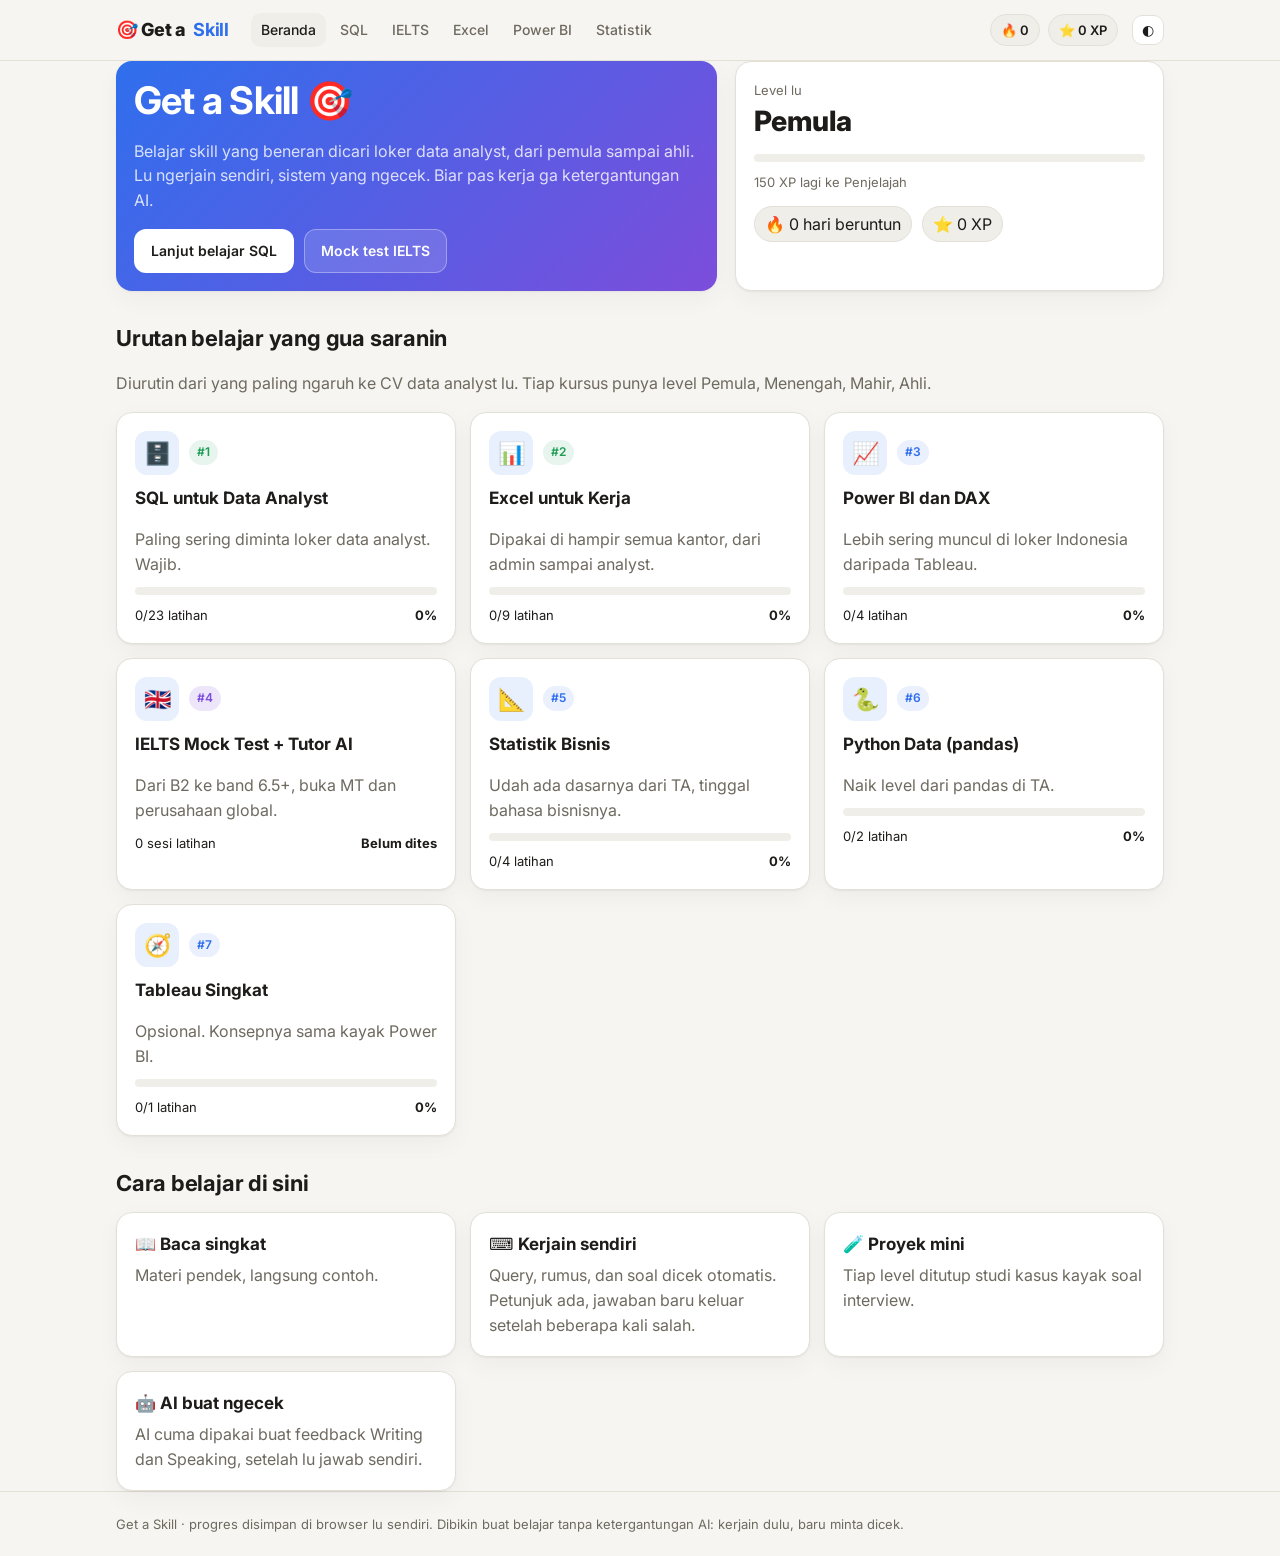
<file: v1.html>
<!doctype html>
<html lang="id">
<head>
<meta charset="utf-8">
<meta name="viewport" content="width=device-width, initial-scale=1">
<title>Get a Skill</title>
<meta name="description" content="Kursus interaktif SQL, Excel, Power BI, Statistik, Python, dan mock test IELTS. Dari pemula sampai ahli, latihan dicek otomatis.">
<link rel="preconnect" href="https://fonts.googleapis.com">
<link href="https://fonts.googleapis.com/css2?family=Inter:wght@400;500;600;700;800&family=JetBrains+Mono:wght@400;600&display=swap" rel="stylesheet">
<link rel="stylesheet" href="aset/gaya.css">
<link rel="icon" href="data:image/svg+xml,<svg xmlns='http://www.w3.org/2000/svg' viewBox='0 0 32 32'><text y='26' font-size='26'>🎯</text></svg>">
</head>
<body>
<main class="wrap" id="isi"></main>
<footer><div class="wrap">Get a Skill · progres disimpan di browser lu sendiri. Dibikin buat belajar tanpa ketergantungan AI: kerjain dulu, baru minta dicek.</div></footer>
<script src="aset/inti.js"></script>
<script src="data/sql.js"></script>
<script src="data/lain.js"></script>
<script>
(() => {
  GAS.header('Beranda')
  const K = window.KURSUS
  const jumlah = k => K[k].level.flatMap(l => l.pelajaran).reduce((n, p) => n + p.langkah.filter(s => s.t !== 'teks').length, 0)
  const lv = GAS.level(GAS.data.xp)
  const persenLv = lv.ke > lv.dari ? Math.round(((GAS.data.xp - lv.dari) / (lv.ke - lv.dari)) * 100) : 100
  const urut = [
    ['sql', 1, 'Paling sering diminta loker data analyst. Wajib.', 'ok'],
    ['excel', 2, 'Dipakai di hampir semua kantor, dari admin sampai analyst.', 'ok'],
    ['powerbi', 3, 'Lebih sering muncul di loker Indonesia daripada Tableau.', ''],
    ['ielts', 4, 'Dari B2 ke band 6.5+, buka MT dan perusahaan global.', 'violet'],
    ['statistik', 5, 'Udah ada dasarnya dari TA, tinggal bahasa bisnisnya.', ''],
    ['python', 6, 'Naik level dari pandas di TA.', ''],
    ['tableau', 7, 'Opsional. Konsepnya sama kayak Power BI.', ''],
  ]
  const kartu = ([k, no, kenapa, warna]) => {
    if (k === 'ielts') {
      const h = GAS.data.ielts, b = h.find(x => x.band && x.band !== '–')
      return `<a class="kartu kursus-kartu" href="ielts.html"><div class="baris"><span class="ikon">🇬🇧</span><span class="tag ${warna}">#${no}</span></div><h3>IELTS Mock Test + Tutor AI</h3><p class="muted" style="margin:0">${kenapa}</p><div class="baris" style="font-size:13px"><span>${h.length} sesi latihan</span><span class="spasi"></span><b>${b ? 'Band terakhir ' + b.band : 'Belum dites'}</b></div></a>`
    }
    const pr = GAS.progresKursus(k, jumlah(k))
    return `<a class="kartu kursus-kartu" href="kursus.html?k=${k}"><div class="baris"><span class="ikon">${K[k].ikon}</span><span class="tag ${warna}">#${no}</span></div><h3>${K[k].nama}</h3><p class="muted" style="margin:0">${kenapa}</p><div class="bar"><i style="width:${pr.persen}%"></i></div><div class="baris" style="font-size:13px"><span>${pr.n}/${pr.total} latihan</span><span class="spasi"></span><b>${pr.persen}%</b></div></a>`
  }
  document.getElementById('isi').innerHTML = `
    <div class="hero">
      <div class="kartu sambut"><h1>Get a Skill 🎯</h1><p class="muted" style="font-size:16px">Belajar skill yang beneran dicari loker data analyst, dari pemula sampai ahli. Lu ngerjain sendiri, sistem yang ngecek. Biar pas kerja ga ketergantungan AI.</p><div class="baris"><a class="btn putih" href="kursus.html?k=sql">Lanjut belajar SQL</a><a class="btn" style="background:#ffffff22;color:#fff;border-color:#ffffff55" href="ielts.html">Mock test IELTS</a></div></div>
      <div class="kartu"><div class="muted" style="font-size:13px">Level lu</div><div style="font-size:28px;font-weight:800">${lv.nama}</div><div class="bar" style="margin:10px 0"><i style="width:${persenLv}%"></i></div><div class="muted" style="font-size:13px">${lv.berikut ? `${lv.ke - GAS.data.xp} XP lagi ke ${lv.berikut}` : 'Level tertinggi!'}</div><div class="baris" style="margin-top:14px"><span class="pil">🔥 ${GAS.streak()} hari beruntun</span><span class="pil">⭐ ${GAS.data.xp} XP</span></div></div>
    </div>
    <h2>Urutan belajar yang gua saranin</h2>
    <p class="muted">Diurutin dari yang paling ngaruh ke CV data analyst lu. Tiap kursus punya level Pemula, Menengah, Mahir, Ahli.</p>
    <div class="grid">${urut.map(kartu).join('')}</div>
    <h2>Cara belajar di sini</h2>
    <div class="grid">${[['📖 Baca singkat', 'Materi pendek, langsung contoh.'], ['⌨️ Kerjain sendiri', 'Query, rumus, dan soal dicek otomatis. Petunjuk ada, jawaban baru keluar setelah beberapa kali salah.'], ['🧪 Proyek mini', 'Tiap level ditutup studi kasus kayak soal interview.'], ['🤖 AI buat ngecek', 'AI cuma dipakai buat feedback Writing dan Speaking, setelah lu jawab sendiri.']].map(([a, b]) => `<div class="kartu"><h3>${a}</h3><p class="muted" style="margin:0">${b}</p></div>`).join('')}</div>`
})()
</script>
</body>
</html>
</file>
<file: aset/gaya.css>
:root {
  --bg: #f6f5f1; --panel: #ffffff; --panel-2: #f0eee8; --line: #e3e0d8; --text: #1d1c1a; --muted: #6f6a60;
  --accent: #2f6fed; --accent-soft: #2f6fed1a; --ok: #1f9d55; --ok-soft: #1f9d551a; --bad: #d64545; --bad-soft: #d645451a;
  --warn: #c98a06; --warn-soft: #c98a061a; --violet: #7c4ddb; --code-bg: #f3f1ec; --shadow: 0 1px 2px #0000000d, 0 8px 24px #0000000a;
  --radius: 16px; --font: "Inter", "Segoe UI", system-ui, sans-serif; --mono: "JetBrains Mono", ui-monospace, Consolas, monospace;
}
@media (prefers-color-scheme: dark) {
  :root:not([data-theme="light"]) {
    --bg: #0f1115; --panel: #171a21; --panel-2: #1e222b; --line: #2a2f3a; --text: #e7e9ee; --muted: #9aa1ae;
    --accent: #6c9cff; --accent-soft: #6c9cff22; --ok: #3ccf7a; --ok-soft: #3ccf7a1f; --bad: #ff6b6b; --bad-soft: #ff6b6b1f;
    --warn: #f0b429; --warn-soft: #f0b4291f; --violet: #a684ff; --code-bg: #12151b; --shadow: 0 1px 2px #0000004d, 0 8px 24px #00000033;
  }
}
:root[data-theme="dark"] {
  --bg: #0f1115; --panel: #171a21; --panel-2: #1e222b; --line: #2a2f3a; --text: #e7e9ee; --muted: #9aa1ae;
  --accent: #6c9cff; --accent-soft: #6c9cff22; --ok: #3ccf7a; --ok-soft: #3ccf7a1f; --bad: #ff6b6b; --bad-soft: #ff6b6b1f;
  --warn: #f0b429; --warn-soft: #f0b4291f; --violet: #a684ff; --code-bg: #12151b; --shadow: 0 1px 2px #0000004d, 0 8px 24px #00000033;
}
* { box-sizing: border-box; }
html, body { margin: 0; background: var(--bg); color: var(--text); font-family: var(--font); line-height: 1.55; }
a { color: var(--accent); text-decoration: none; }
a:hover { text-decoration: underline; }
.wrap { max-width: 1080px; margin: 0 auto; padding: 0 16px; }
header.top { position: sticky; top: 0; z-index: 10; background: color-mix(in srgb, var(--bg) 88%, transparent); backdrop-filter: blur(10px); border-bottom: 1px solid var(--line); }
header.top .wrap { display: flex; align-items: center; gap: 14px; height: 60px; }
.logo { font-weight: 800; font-size: 18px; letter-spacing: -.02em; color: var(--text); display: flex; align-items: center; gap: 8px; }
.logo b { color: var(--accent); }
.logo:hover { text-decoration: none; }
.nav { display: flex; gap: 4px; margin-left: 8px; flex-wrap: wrap; }
.nav a { color: var(--muted); padding: 6px 10px; border-radius: 10px; font-size: 14px; font-weight: 500; }
.nav a:hover, .nav a.on { color: var(--text); background: var(--panel-2); text-decoration: none; }
.stat-kecil { margin-left: auto; display: flex; gap: 8px; font-size: 13px; font-weight: 600; }
.pil { display: inline-flex; align-items: center; gap: 6px; padding: 5px 10px; border-radius: 999px; background: var(--panel-2); border: 1px solid var(--line); white-space: nowrap; }
.tema { cursor: pointer; border: 1px solid var(--line); background: var(--panel); color: var(--text); border-radius: 10px; padding: 6px 9px; font-size: 14px; }
main { padding: 28px 0 64px; }
h1 { font-size: clamp(26px, 4vw, 38px); line-height: 1.15; letter-spacing: -.02em; margin: 0 0 10px; }
h2 { font-size: 22px; letter-spacing: -.01em; margin: 30px 0 12px; }
h3 { font-size: 17px; margin: 0 0 6px; }
.muted { color: var(--muted); }
.kartu { background: var(--panel); border: 1px solid var(--line); border-radius: var(--radius); padding: 18px; box-shadow: var(--shadow); }
.grid { display: grid; gap: 14px; grid-template-columns: repeat(auto-fill, minmax(260px, 1fr)); }
.hero { display: grid; grid-template-columns: 1.4fr 1fr; gap: 18px; align-items: stretch; }
@media (max-width: 760px) { .hero { grid-template-columns: 1fr; } .nav { display: none; } }
.hero .sambut { background: linear-gradient(135deg, var(--accent), var(--violet)); color: #fff; border: none; }
.hero .sambut .muted { color: #ffffffcc; }
.btn { display: inline-flex; align-items: center; justify-content: center; gap: 8px; border: 1px solid var(--line); background: var(--panel); color: var(--text); padding: 10px 16px; border-radius: 12px; font: inherit; font-weight: 600; font-size: 14px; cursor: pointer; transition: transform .08s, background .15s; }
.btn:hover { background: var(--panel-2); text-decoration: none; }
.btn:active { transform: scale(.98); }
.btn.utama { background: var(--accent); color: #fff; border-color: transparent; }
.btn.utama:hover { filter: brightness(1.08); }
.btn.putih { background: #fff; color: #1d1c1a; border-color: transparent; }
.btn:disabled { opacity: .5; cursor: not-allowed; }
.tag { display: inline-block; font-size: 12px; font-weight: 600; padding: 3px 8px; border-radius: 999px; background: var(--accent-soft); color: var(--accent); }
.tag.ok { background: var(--ok-soft); color: var(--ok); }
.tag.warn { background: var(--warn-soft); color: var(--warn); }
.tag.violet { background: color-mix(in srgb, var(--violet) 14%, transparent); color: var(--violet); }
.bar { height: 8px; background: var(--panel-2); border-radius: 99px; overflow: hidden; }
.bar > i { display: block; height: 100%; background: linear-gradient(90deg, var(--accent), var(--violet)); border-radius: 99px; transition: width .4s; }
.kursus-kartu { display: flex; flex-direction: column; gap: 10px; transition: transform .15s, border-color .15s; color: var(--text); }
.kursus-kartu:hover { transform: translateY(-2px); border-color: var(--accent); text-decoration: none; }
.ikon { width: 44px; height: 44px; border-radius: 12px; display: grid; place-items: center; font-size: 22px; background: var(--accent-soft); }
.baris { display: flex; align-items: center; gap: 10px; flex-wrap: wrap; }
.spasi { flex: 1; }
/* Halaman kursus */
.kursus-layout { display: grid; grid-template-columns: 280px 1fr; gap: 20px; align-items: start; }
@media (max-width: 860px) { .kursus-layout { grid-template-columns: 1fr; } }
.sidebar { position: sticky; top: 76px; max-height: calc(100vh - 96px); overflow: auto; }
.level-judul { font-size: 12px; font-weight: 700; letter-spacing: .06em; text-transform: uppercase; color: var(--muted); margin: 14px 0 6px; }
.pelajaran-link { display: flex; align-items: center; gap: 8px; padding: 8px 10px; border-radius: 10px; color: var(--text); font-size: 14px; cursor: pointer; }
.pelajaran-link:hover { background: var(--panel-2); text-decoration: none; }
.pelajaran-link.on { background: var(--accent-soft); color: var(--accent); font-weight: 600; }
.cek { width: 18px; height: 18px; border-radius: 50%; border: 2px solid var(--line); display: grid; place-items: center; font-size: 11px; flex-shrink: 0; }
.cek.ok { background: var(--ok); border-color: var(--ok); color: #fff; }
.langkah { margin: 16px 0; }
.langkah p:first-child { margin-top: 0; }
pre, code { font-family: var(--mono); font-size: 13.5px; }
pre { background: var(--code-bg); border: 1px solid var(--line); border-radius: 12px; padding: 12px 14px; overflow-x: auto; }
:not(pre) > code { background: var(--code-bg); padding: 1px 6px; border-radius: 6px; }
.latihan { border: 1px solid var(--line); border-left: 4px solid var(--accent); border-radius: 12px; padding: 14px; background: var(--panel); }
.latihan.benar { border-left-color: var(--ok); }
.latihan.salah { border-left-color: var(--bad); }
.opsi { display: grid; gap: 8px; margin: 10px 0; }
.opsi button { text-align: left; border: 1px solid var(--line); background: var(--panel); color: var(--text); border-radius: 10px; padding: 10px 12px; font: inherit; cursor: pointer; }
.opsi button:hover { border-color: var(--accent); }
.opsi button.pilih { border-color: var(--accent); background: var(--accent-soft); }
.opsi button.benar { border-color: var(--ok); background: var(--ok-soft); }
.opsi button.salah { border-color: var(--bad); background: var(--bad-soft); }
textarea, input[type=text], select { width: 100%; font: inherit; color: var(--text); background: var(--panel); border: 1px solid var(--line); border-radius: 10px; padding: 10px 12px; }
textarea.kode { font-family: var(--mono); font-size: 14px; min-height: 110px; background: var(--code-bg); }
textarea:focus, input:focus, select:focus { outline: 2px solid var(--accent-soft); border-color: var(--accent); }
.umpan { margin-top: 10px; font-size: 14px; padding: 10px 12px; border-radius: 10px; }
.umpan.ok { background: var(--ok-soft); color: var(--ok); }
.umpan.bad { background: var(--bad-soft); color: var(--bad); }
.umpan.info { background: var(--panel-2); color: var(--text); }
table.hasil { border-collapse: collapse; width: 100%; font-size: 13px; margin-top: 10px; }
table.hasil th, table.hasil td { border: 1px solid var(--line); padding: 6px 8px; text-align: left; }
table.hasil th { background: var(--panel-2); }
.tabel-wadah { max-height: 280px; overflow: auto; }
.toast { position: fixed; left: 50%; bottom: 24px; transform: translateX(-50%); background: var(--text); color: var(--bg); padding: 10px 16px; border-radius: 12px; font-weight: 600; font-size: 14px; z-index: 99; animation: naik .25s; }
@keyframes naik { from { opacity: 0; transform: translate(-50%, 10px); } }
footer { border-top: 1px solid var(--line); padding: 22px 0; color: var(--muted); font-size: 13px; }
/* IELTS */
.ujian-atas { position: sticky; top: 60px; z-index: 5; background: var(--panel); border: 1px solid var(--line); border-radius: 14px; padding: 10px 14px; display: flex; align-items: center; gap: 12px; margin-bottom: 14px; box-shadow: var(--shadow); }
.timer { font-family: var(--mono); font-weight: 700; font-size: 18px; }
.timer.mepet { color: var(--bad); }
.split { display: grid; grid-template-columns: 1fr 1fr; gap: 16px; align-items: start; }
@media (max-width: 900px) { .split { grid-template-columns: 1fr; } }
.bacaan { max-height: 70vh; overflow: auto; }
.bacaan p { margin: 0 0 12px; }
.soal { margin: 10px 0 16px; }
.soal .no { font-weight: 700; margin-right: 6px; }
.band { font-size: 56px; font-weight: 800; letter-spacing: -.03em; line-height: 1; }
.kriteria { display: grid; grid-template-columns: repeat(auto-fill, minmax(200px, 1fr)); gap: 10px; }
.tab-bar { display: flex; gap: 6px; flex-wrap: wrap; margin: 14px 0; }
.tab-bar button { border: 1px solid var(--line); background: var(--panel); color: var(--muted); padding: 8px 14px; border-radius: 999px; font: inherit; font-weight: 600; font-size: 14px; cursor: pointer; }
.tab-bar button.on { background: var(--accent); color: #fff; border-color: transparent; }
</file>
